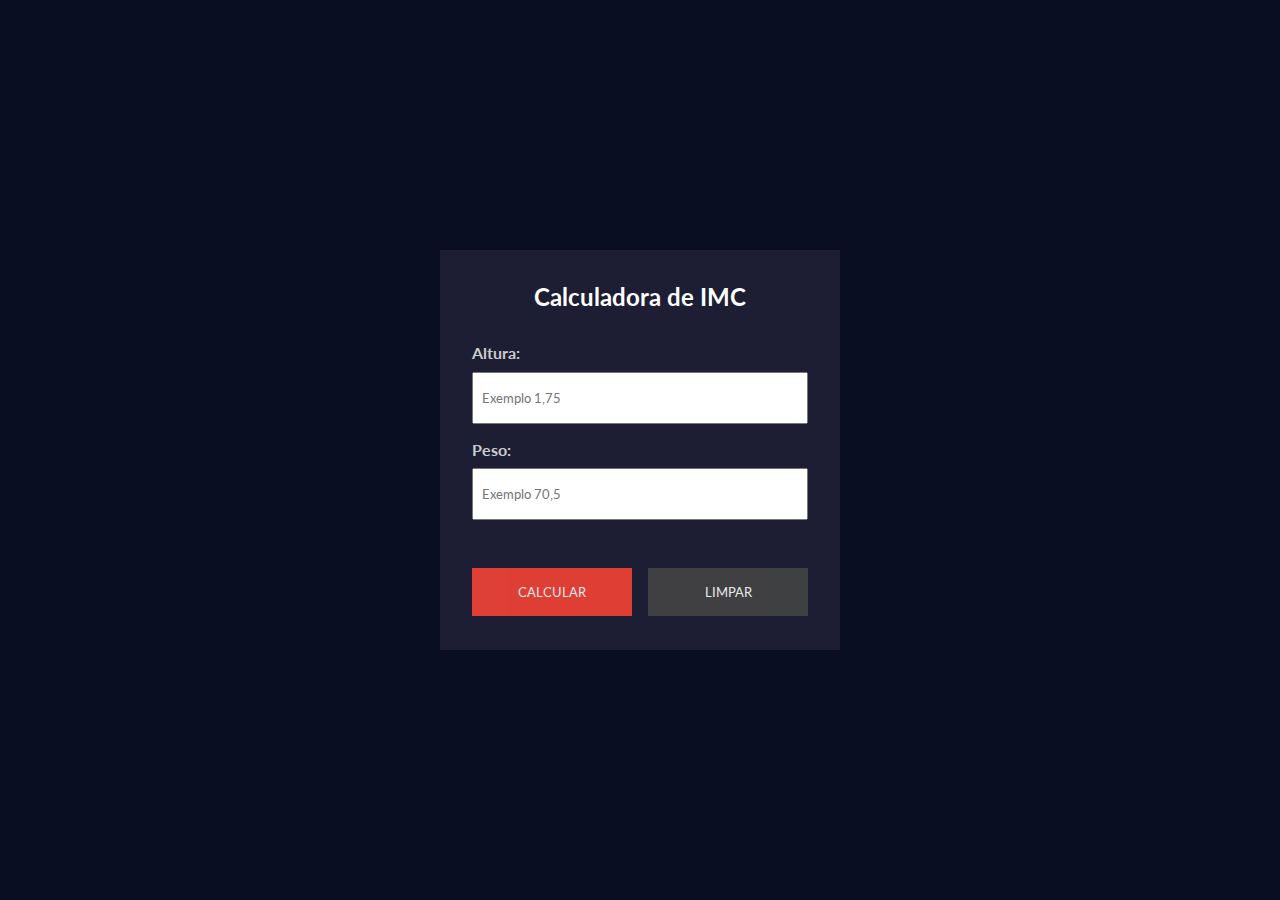
<file: projeto_2/index.html>
<!DOCTYPE html>
<html lang="pt-br">
  <head>
    <meta charset="UTF-8" />
    <meta http-equiv="X-UA-Compatible" content="IE=edge" />
    <meta name="viewport" content="width=device-width, initial-scale=1.0" />
    <title>Calculadora IMC</title>
    <link rel="shortcut icon" href="./img/favicon.png" type="image/x-icon" />
    <link rel="stylesheet" href="./style/style.css" />
  </head>
  <body>
    <div class="container">
      <div id="calc-container">
        <h2>Calculadora de IMC</h2>
        <form id="imc-form">
          <div class="form-inputs">
            <div class="form-control">
              <label for="height">Altura:</label>
              <input
                type="text"
                name="height"
                id="height"
                placeholder="Exemplo 1,75"
                required
              />
            </div>
            <div class="form-control">
              <label for="weight">Peso:</label>
              <input
                type="text"
                name="weight"
                id="weight"
                placeholder="Exemplo 70,5"
              />
            </div>
          </div>
          <div class="action-control">
            <button id="calc-btn">Calcular</button>
            <button id="clear-btn">Limpar</button>
          </div>
        </form>
      </div>
      <div id="result-container" class="hide">
        <p id="imc-number">Seu IMC: <span></span></p>
        <p id="imc-info">Situação atual: <span></span></p>
        <h3>Confira as classificações</h3>
        <div id="imc-table">
          <div class="table-header">
            <h4>IMC</h4>
            <h4>Classificação</h4>
            <h4>Obesidade</h4>
          </div>
        </div>
        <button id="back-btn">Voltar</button>
      </div>
    </div>

    <script src="./js/script.js"></script>
  </body>
</html>
</file>
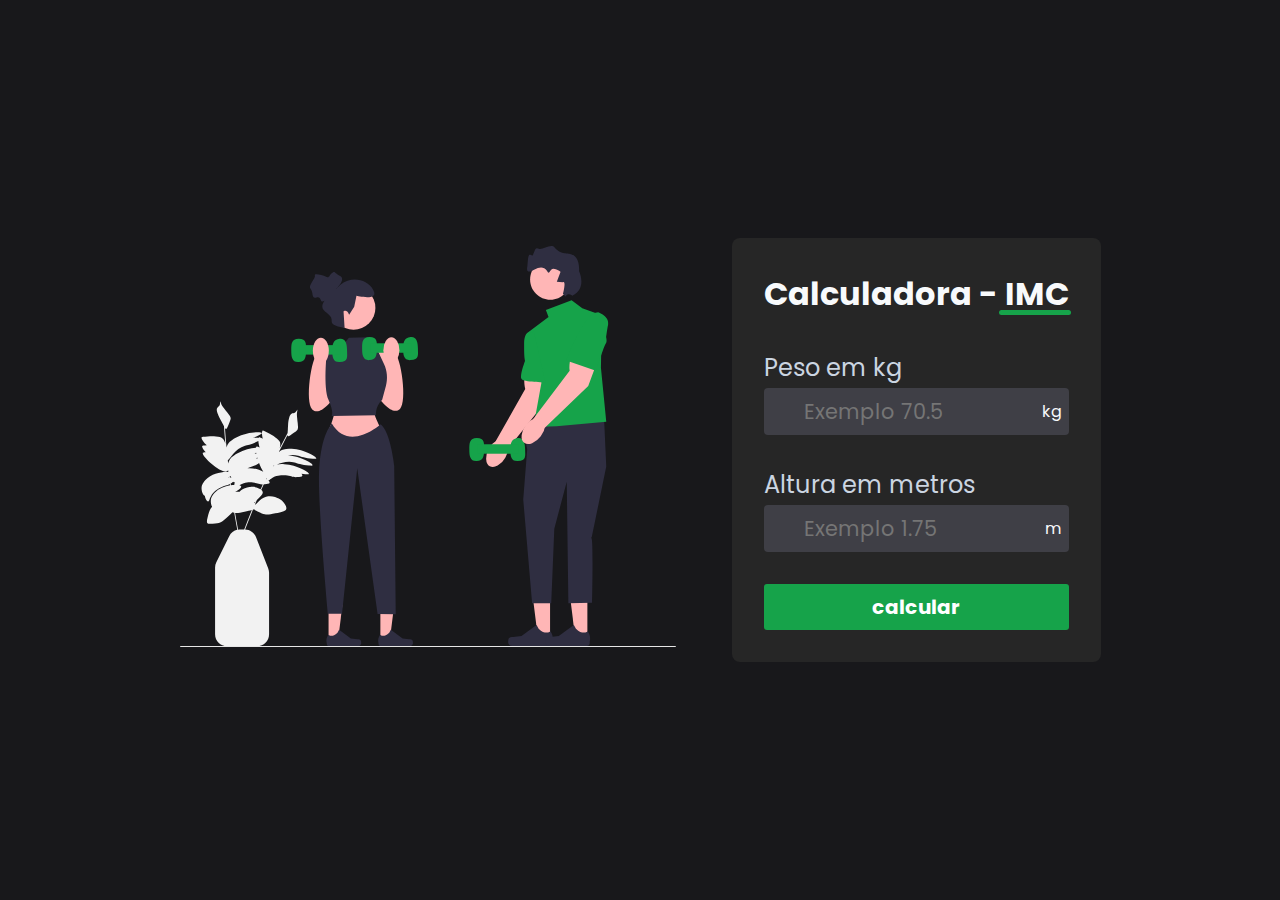
<file: projeto_3/index.html>
<!DOCTYPE html>
<html lang="pt-br">
  <head>
    <meta charset="UTF-8" />
    <meta http-equiv="X-UA-Compatible" content="IE=edge" />
    <meta name="viewport" content="width=device-width, initial-scale=1.0" />
    <title>Calculadora IMC</title>
    <link rel="shortcut icon" href="./img/favicon.png" type="image/x-icon" />
    <link rel="stylesheet" href="./css/style.css" />
    <link
      rel="stylesheet"
      href="https://cdnjs.cloudflare.com/ajax/libs/font-awesome/6.4.0/css/all.min.css"
      integrity="sha512-iecdLmaskl7CVkqkXNQ/ZH/XLlvWZOJyj7Yy7tcenmpD1ypASozpmT/E0iPtmFIB46ZmdtAc9eNBvH0H/ZpiBw=="
      crossorigin="anonymous"
      referrerpolicy="no-referrer"
    />
  </head>
  <body>
    <main id="container">
      <section id="img">
        <img src="img/undraw_personal_trainer_re_cnua.svg" />
      </section>
      <section id="calculator">
        <form id="form">
          <h1 id="title">Calculadora - IMC</h1>
          <div class="input-box">
            <label for="wight"> Peso em kg </label>
            <div class="input-field">
              <i class="fa-solid fa-weight-hanging"></i>
              <input
                type="number"
                name=""
                id="weight"
                required
                autocomplete="off"
                placeholder="Exemplo 70.5"
                step="0.01"
                min="0"
                max="1000"
              />
              <samp> kg </samp>
            </div>
          </div>

          <div class="input-box">
            <label for="height"> Altura em metros </label>
            <div class="input-field">
              <i class="fa-solid fa-ruler"></i>
              <input
                type="number"
                name=""
                id="height"
                required
                autocomplete="off"
                placeholder="Exemplo 1.75"
                step="0.01"
                min="0"
                max="3.50"
              />

              <samp> m </samp>
            </div>
          </div>
          <button id="calculate">calcular</button>
        </form>
        <div id="infos" class="hidden">
          <div id="result">
            <div id="bmi">
              <span id="value"></span>
              <span id="seuimc">Seu IMC</span>
            </div>
            <div id="description">
              <span>55</span>
            </div>
          </div>
          <div id="more_info">
            <a href="https://brasilescola.uol.com.br/saude " target="_blank"
              >Informações sobre o IMC
              <i class="fa-solid fa-up-right-from-square"></i>
            </a>
          </div>
        </div>
      </section>
    </main>
    <script src="./js/script.js"></script>
  </body>
</html>
</file>
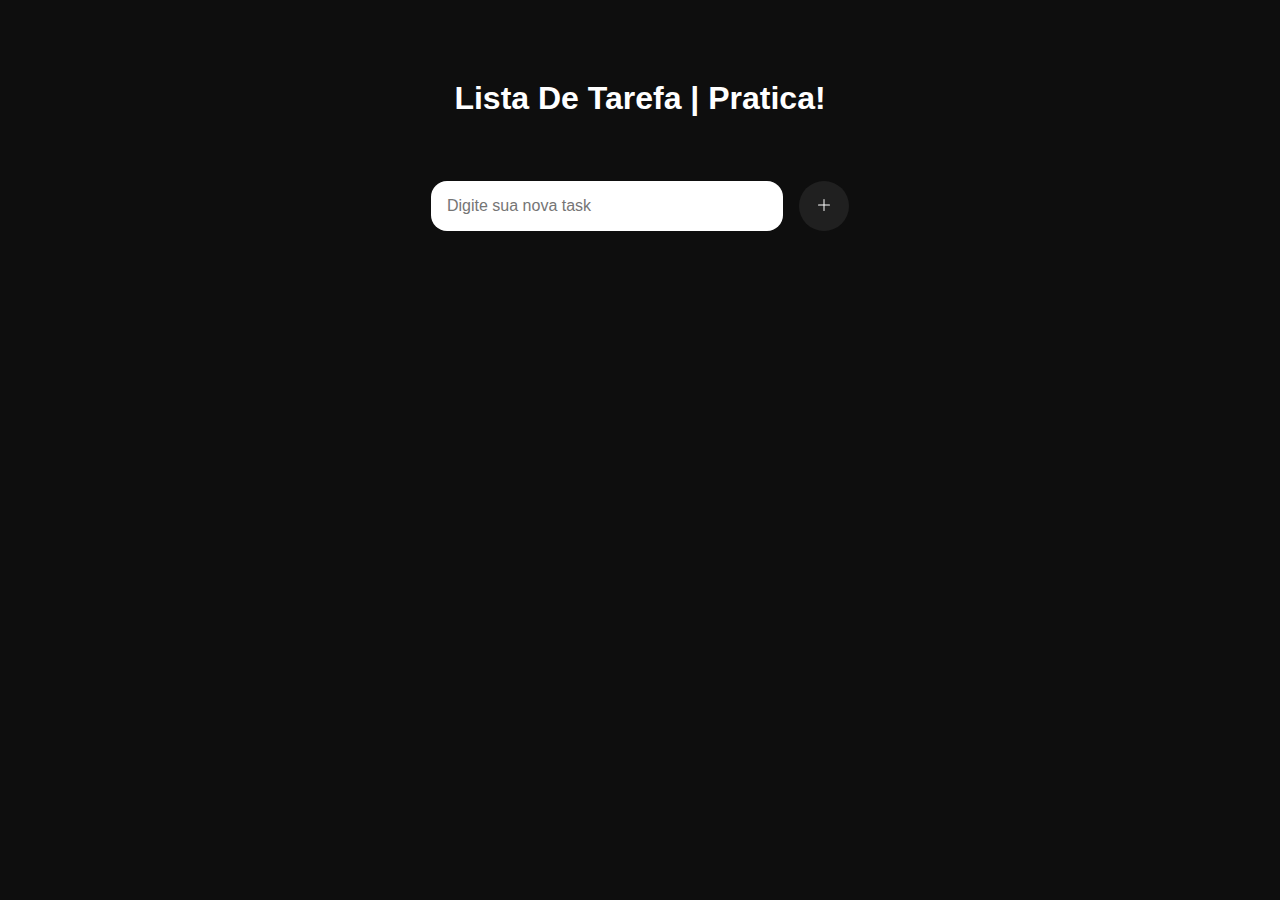
<file: projeto_5/index.html>
<!DOCTYPE html>
<html lang="pt-br">
<head>
    <meta charset="UTF-8">
    <meta http-equiv="X-UA-Compatible" content="IE=edge">
    <meta name="viewport" content="width=device-width, initial-scale=1.0">
    <title>Document</title>
    <link rel="stylesheet" href="css/style.css">
</head>
<body>
    <h1>Lista De Tarefa | Pratica!</h1>
    <div class="content">
        <div class="content--add-item">
            <input type="text" id="input-new-task" placeholder="Digite sua nova task">
            <button onclick="newTask()" id="btn-new-task" title="Clique aqui para adicionar uma nova task">
                <svg xmlns="http://www.w3.org/2000/svg" width="16" height="16" fill="currentColor" class="bi bi-plus-lg" viewBox="0 0 16 16">
                    <path fill-rule="evenodd" d="M8 2a.5.5 0 0 1 .5.5v5h5a.5.5 0 0 1 0 1h-5v5a.5.5 0 0 1-1 0v-5h-5a.5.5 0 0 1 0-1h5v-5A.5.5 0 0 1 8 2Z"/>
                </svg>
            </button>
        </div>
        <div class="content--body">
            <ol id="to-do-list">
            </ol>
        </div>
    </div>
    <script src="js/script.js"></script>
</body>
</html>
</file>
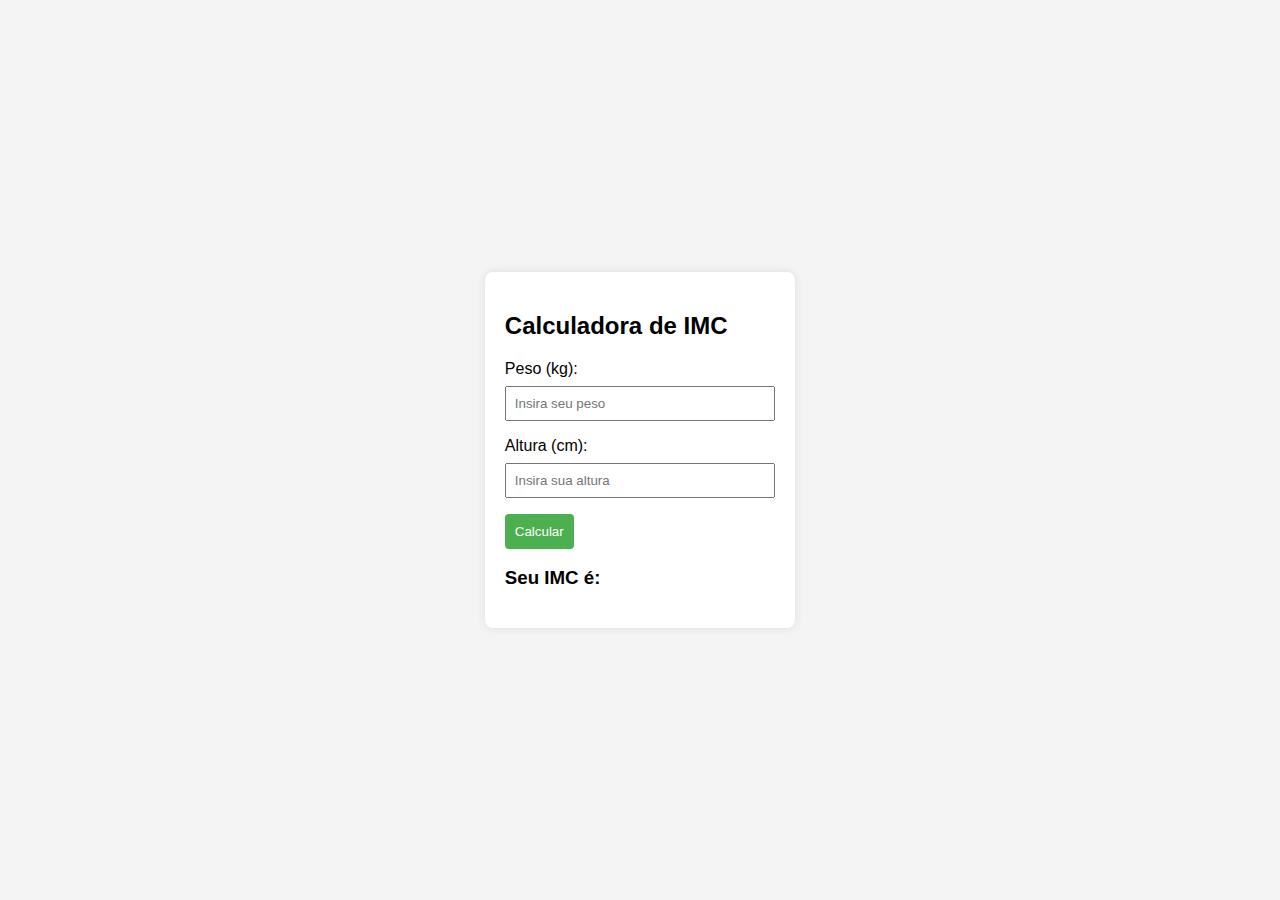
<file: projeto_6/index.html>
<!DOCTYPE html>
<html lang="en">
<head>
    <meta charset="UTF-8">
    <meta name="viewport" content="width=device-width, initial-scale=1.0">
    <title>Document</title>
    <link rel="stylesheet" href="style.css">
</head>
<body>
    <div id="calculator">
        <h2>Calculadora de IMC</h2>
        <label for="weight">Peso (kg):</label>
        <input type="number" id="weight" placeholder="Insira seu peso">

        <label for="height">Altura (cm):</label>
        <input type="number" id="height" placeholder="Insira sua altura">

        <button onclick="calcularIMC()">Calcular</button>

        <h3>Seu IMC é: <span id="result"></span></h3>
    </div>
    
</body>
<script src="script.js"></script>
</html>
</file>
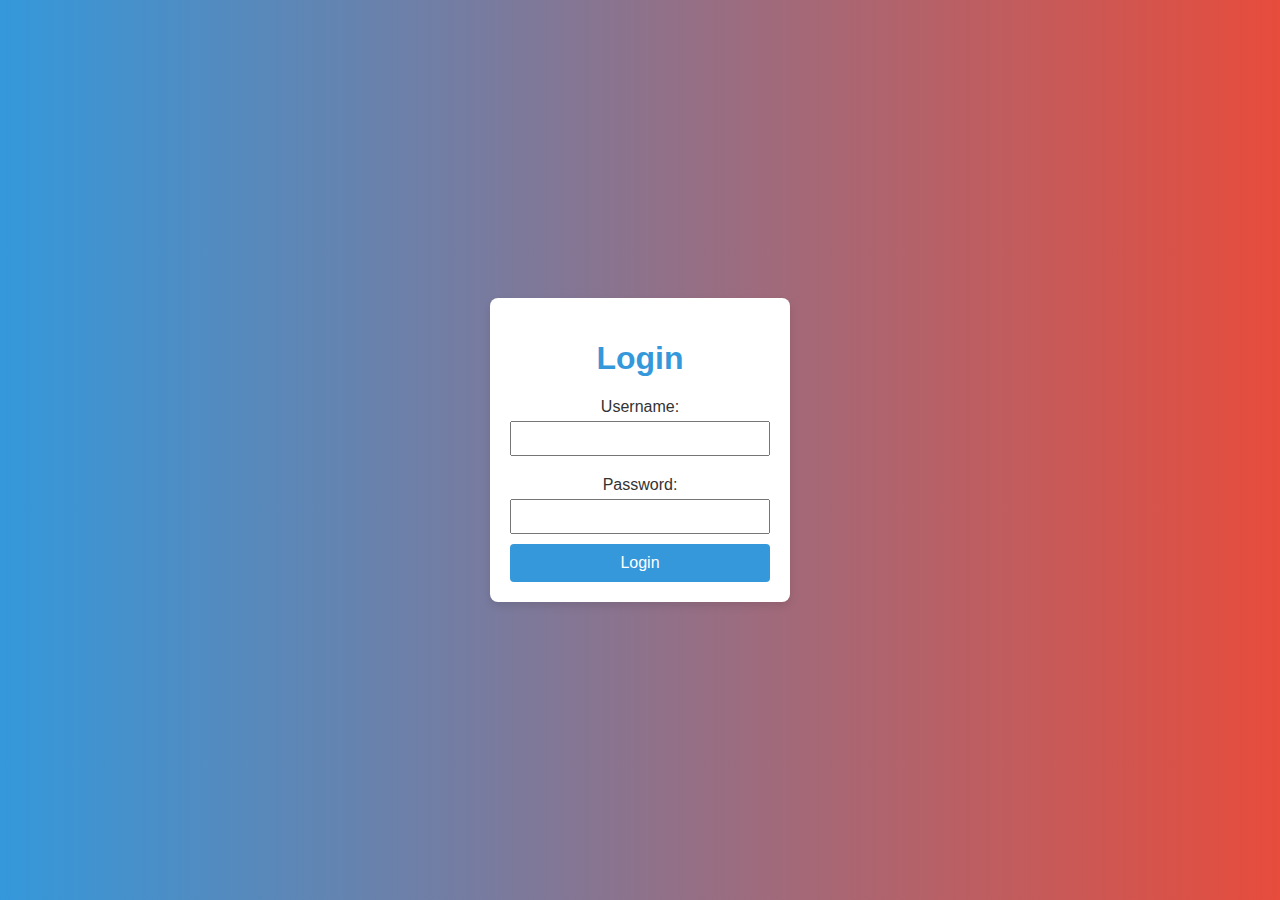
<file: projeto_7/index.html>
<!DOCTYPE html>
<html lang="pt-br">
<head>
    <meta charset="UTF-8">
    <meta name="viewport" content="width=device-width, initial-scale=1.0">
    <link rel="stylesheet" href="styles.css">
    <title>Login</title>
</head>
<body>
    <div class="container">
        <form class="login-form">
            <h1>Login</h1>
            <label for="username">Username:</label>
            <input type="text" id="username" name="username" required>

            <label for="password">Password:</label>
            <input type="password" id="password" name="password" required>

            <button type="submit">Login</button>
        </form>
    </div>
</body>
<script src="script.js"></script>
</html>
</file>
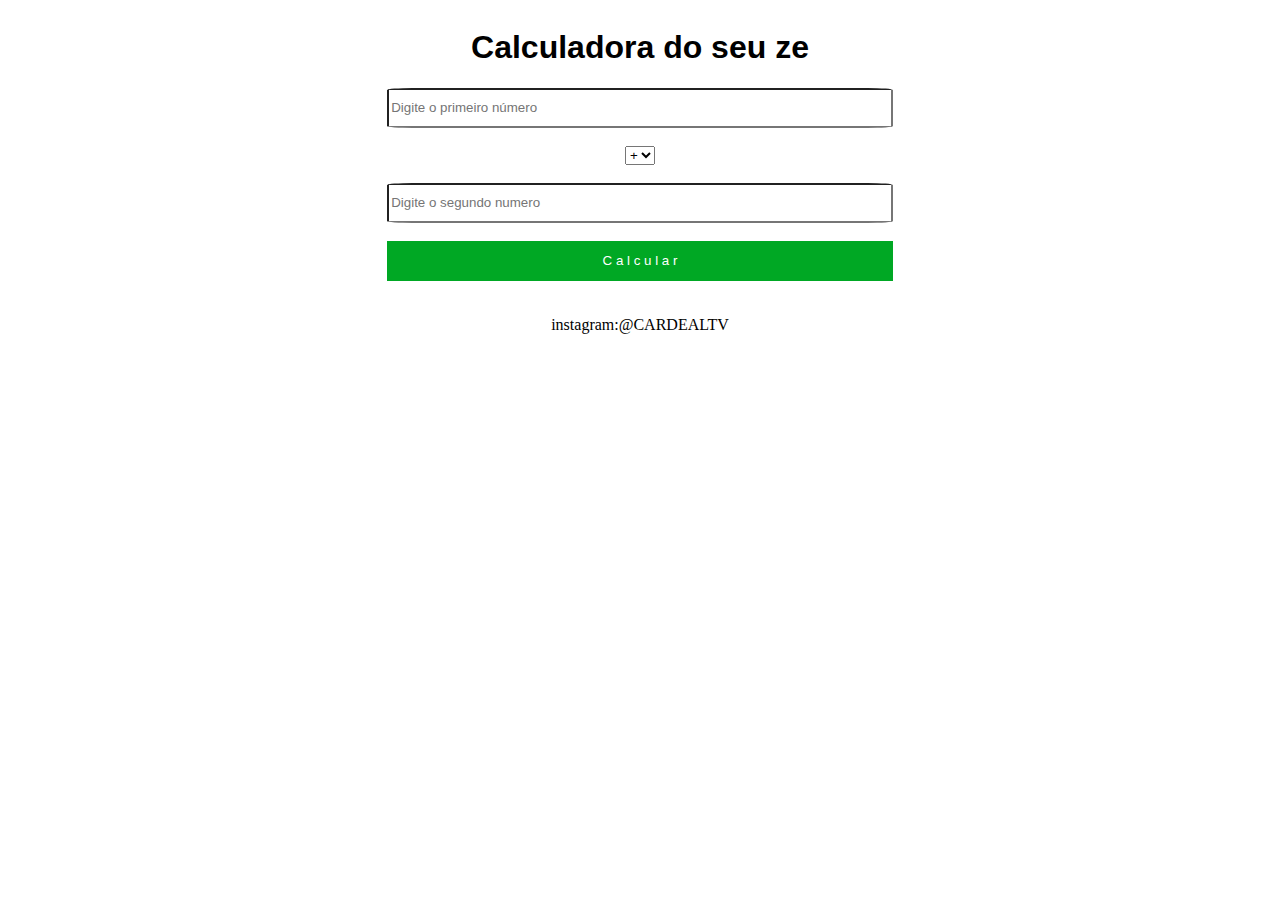
<file: projeto_8/index.html>
<!DOCTYPE html>
<html lang="pt/br">
<head>
    <meta charset="UTF-8">
    <meta http-equiv="X-UA-Compatible" content="IE=edge">
    <meta name="viewport" content="width=device-width, initial-scale=1.0">
    <link href="styles/style.css" rel="stylesheet">
<title>calculadora</title>

</head>
<body>
    <header>   
        <h1>Calculadora do seu ze</h1>    
    </header> 
    
    <div id="form">
        <input type="Number" id="n1" placeholder="Digite o primeiro número"><br><br>   
        <select id="selector">      
<option volue="+">+</option>
<option volue="-">-</option>
<option volue="*">*</option>
<option volue="/">/</option>
 </select><br><br>
 <input type="Number" id="n2" placeholder="Digite o segundo numero"><br><br>
        <button onclick="calcular()"> C a l c u l a r</button>

    </div>
                  <div>
                    <h3 id="resultado"></h3>
                  </div>
              <p id="me">instagram:@CARDEALTV</p>       
<script src="./script/script.js"></script>






</body>
</html>
</file>
<file: projeto_2/style/style.css>
@charset "UTF-8";

@import url("https://fonts.googleapis.com/css2?family=Kaushan+Script&family=Lato:ital,wght@0,100;0,300;0,400;0,700;0,900;1,100;1,300;1,400;1,700;1,900&display=swap");

/*

font-family: 'Lato', sans-serif;

*/

* {
  margin: 0;
  padding: 0;
  box-sizing: border-box;
  font-family: "Lato", sans-serif;
}

body {
  background-color: #090e22;
  display: flex;
  justify-content: center;
  align-items: center;
  min-height: 100vh;
  color: #fff;
}

.hide {
  display: none !important;
}

.container {
  min-width: 400px;
  min-height: 400px;
  background-color: #1d1e33;
  padding: 2rem;
}

/* IMC Form */
#calc-container h2 {
  text-align: center;
  margin-bottom: 2rem;
}

.form-inputs {
  display: flex;
  flex-direction: column;
  justify-content: space-between;
}

.form-control {
  display: flex;
  flex: 1;
  flex-direction: column;
  margin-bottom: 1rem;
}

.form-control label {
  font-weight: bold;
  margin-bottom: 0.6rem;
  color: #ccc;
}

.form-control input {
  padding: 1rem 0.5rem;
}

.action-control {
  display: flex;
  justify-content: space-between;
  margin-top: 2rem;
  gap: 1rem;
}

button {
  text-transform: uppercase;
  padding: 1rem 1.5rem;
  background-color: #f44236;
  border: none;
  color: #fff;
  cursor: pointer;
  opacity: 0.9;
  flex: 1;
}

button:hover {
  opacity: 1;
}

#clear-btn {
  background-color: #444;
}

/* Table */
#result-container {
  text-align: center;
}

#imc-number {
  font-size: 2.4rem;
  margin-bottom: 0.6rem;
}

#imc-info {
  font-size: 1.4rem;
  color: #ccc;
}

#result-container h3 {
  margin-top: 1rem;
  color: #dfdfdf;
}

#result-container {
  display: flex;
  flex-direction: column;
}

#imc-table {
  margin: 1.5rem 0;
  font-size: 0.8rem;
}

.table-header {
  font-weight: bold;
  color: #ccc;
}

.table-header,
.table-data {
  display: flex;
  justify-content: space-between;
  margin-bottom: 0.5rem;
  padding-bottom: 0.5rem;
  border-bottom: 1px solid #444;
  text-align: center;
}

.table-header h4,
.table-data p {
  flex: 1;
}

.table-header h4:nth-child(3),
.table-data p:nth-child(3) {
  max-width: 80px;
}

#back-btn {
  align-self: center;
}

.good {
  color: #12db34;
}

.low {
  color: #dbce12;
}

.medium {
  color: #db6212;
}

.high {
  color: #db1912;
}
</file>
<file: projeto_3/css/style.css>
@charset "UTF-8";
@import url("https://fonts.googleapis.com/css2?family=Poppins:ital,wght@0,100;0,200;0,300;0,400;0,500;0,600;0,700;0,800;0,900;1,100;1,200;1,300;1,400;1,500;1,600;1,700;1,800;1,900&display=swap");

* {
  margin: 0;
  padding: 0;
  box-sizing: border-box;
  font-family: "Poppins", sans-serif;
}

body {
  display: flex;
  align-items: center;
  justify-content: center;
  width: 100vw;
  height: 100vh;
  background-color: #18181b;
}

#container {
  display: flex;
  align-items: center;
  gap: 3.5rem;
}
#img img {
  width: 31rem;
}

#calculator {
  display: flex;
  flex-direction: column;
  gap: 2rem;
  padding: 2rem;
  color: #f8fafc;
  background-color: #262626;
  border-radius: 8px;
}

#form {
  display: flex;
  flex-direction: column;
  gap: 2rem;
}
#title {
  font-size: 2em;
  position: relative;
}
#title::after {
  position: absolute;
  content: " ";
  background-color: #16a34a;
  width: 4.5rem;
  height: 5px;
  bottom: 3px;
  left: 14.7rem;
  border-radius: 10px;
}
.input-box label {
  font-size: 1.5rem;
  color: #cbd5e1;
  font-weight: 500px;
}

.input-field {
  display: flex;
  align-items: center;
  justify-content: space-between;
  background-color: #3f3f46;
  padding: 0.5rem;
  margin-top: 3px;
  border-radius: 4px;
}

.input-field i {
  color: #cbd5e1;
  font-size: 1.3rem;
  padding: 0.6rem 1rem;
}
.input-field input {
  background-color: transparent;
  width: 100%;
  font-size: 1.3rem;
  color: #fff;
  padding: 0 0.5px;
  border: none;
}
.input-field input::-webkit-inner-spin-button {
  appearance: none;
}
.input-field input:focus {
  outline: none;
}
#calculate {
  border: none;
  font-size: 1.25rem;
  font-weight: bold;
  background-color: #16a34a;
  color: #fff;
  padding: 0.5rem 0rem;
  border-radius: 3px;
  cursor: pointer;
}

#result {
  display: flex;
  gap: 2rem;
  align-items: center;
  border-top: 1px solid #ffffff34;
  padding: 0.75rem;
}
#bmi {
  display: flex;
  align-items: center;
  flex-direction: column;
  font-size: 2.25rem;
}
#bmi span:last-child {
  font-size: 1rem;
  color: #cbd5e1;
}
#description {
  width: 15rem;
}
#seuimc::after {
  position: absolute;
  content: " ";
  background-color: #16a34a;
  width: 4.5rem;
  height: 4px;
  bottom: 8.8rem;
  left: 54rem;

  border-radius: 10px;
}
#more_info {
  border-top: 1px solid #ffffff34;
  padding-top: 1.5rem;
}
#more_info a {
  display: flex;
  color: #16a34a;
  justify-content: center;
  align-items: center;
  gap: 0.6rem;
  text-decoration: none;
  opacity: 0.8;
}
#more_info a:hover {
  opacity: 1;
}

.hidden {
  display: none;
}

.verde {
  color: #16a34a;
}

.amarelo {
  color: yellow;
}

.vermelho {
  color: #dc2626;
}
</file>
<file: projeto_5/css/style.css>
@charset "utf-8";


*{
    margin: 0px;
    padding: 0px;
}

:root{
    --color-dark: rgb(14, 14, 14);
    --color-dark2: rgb(32, 32, 32);
    --color-dark3: rgb(22, 22, 22);
    --color-white: #fff;
    --color-green: rgb(103, 195, 80);
    --color-green2: rgb(51, 149, 26);
    --color-red: rgb(184, 40, 35);
    --color-red2: rgb(146, 22, 17);
}


body{
    font-family: Arial, Helvetica, sans-serif;
    background-color: var(--color-dark);
    color: var(--color-white);
    display: flex;
    flex-direction: column;
    align-items: center;
    gap: 4rem;
}
h1{
    padding-top: 5rem;
}
.content{
    display: flex;
    flex-direction: column;
    gap: 4rem;
}
.content--add-item{
    display: flex;
    align-items: center;
    gap: 1rem;
    flex-wrap: wrap;
}

#input-new-task,
#btn-new-task{
    border: none;
    font-size: 1rem;
    outline: none;
    padding: 1rem;
}

#input-new-task{
    width: 20rem;
    border-radius: 1rem;
}

#btn-new-task{
    background-color: var(--color-dark2);
    color: var(--color-white);
    border-radius: 50%;
    width: 50px;
    height: 50px;
    cursor: pointer;
    transition: .4s;
}

#btn-new-task:hover{
    background-color: var(--color-dark3);
}

#to-do-list{
    display: flex;
    flex-direction: column;
    gap: 1rem;
    padding: 0;
}

#to-do-list li{
    list-style-type: none;
    font-size: 1.4rem;
    text-transform: capitalize;
    display: flex;
    align-items: center;
    justify-content: space-between;
}

#to-do-list li:hover{
    background-color: var(--color-dark3);
    transition: .4s;
    border-radius: 1rem;
    padding-left: 1rem;
}

#btn-ok{
    border: none;
    background-color: var(--color-green);
    color: var(--color-white);
    padding: .4rem .8rem;
    border-radius: 50%;
    width: 50px;
    height: 50px;
    display: flex;
    justify-content: center;
    align-items: center;
    cursor: pointer;
    transition: .4s;
}

#btn-ok:hover{
    background-color: var(--color-green2);
}
</file>
<file: projeto_6/style.css>
body {
    font-family: Arial, sans-serif;
background-color: #f4f4f4;
margin: 0;
display: flex;
align-items: center;
justify-content: center;
height: 100vh;
}

#calculator {
background-color: #fff;
padding: 20px;
border-radius: 8px;
box-shadow: 0 0 10px rgba(0, 0, 0, 0.1);
}

label {
display: block;
margin-bottom: 8px;
}

input {
width: 100%;
padding: 8px;
margin-bottom: 16px;
box-sizing: border-box;
}

button {
background-color: #4caf50;
color: #fff;
padding: 10px;
border: none;
border-radius: 4px;
cursor: pointer;
}

button:hover {
background-color: #45a049;
}
</file>
<file: projeto_7/styles.css>
body {
    margin: 0;
    padding: 0;
    font-family: Arial, sans-serif;
    background: linear-gradient(to right, #3498db, #e74c3c);
    display: flex;
    align-items: center;
    justify-content: center;
    height: 100vh;
}

.container {
    background: #fff;
    padding: 20px;
    border-radius: 8px;
    box-shadow: 0 4px 8px rgba(0, 0, 0, 0.1);
}

.login-form {
    max-width: 300px;
    margin: 0 auto;
    text-align: center;
}

h1 {
    color: #3498db;
}

label {
    display: block;
    margin: 10px 0 5px;
    color: #333;
}

input {
    width: 100%;
    padding: 8px;
    margin-bottom: 10px;
    box-sizing: border-box;
}

button {
    background-color: #3498db;
    color: #fff;
    padding: 10px;
    border: none;
    border-radius: 4px;
    cursor: pointer;
    font-size: 16px;
    width: 100%;
}

button:hover {
    background-color: #2980b9;
}
</file>
<file: projeto_8/styles/style.css>
body{
          display: flex;
          text-align: center;
          align-items: center;  
          flex-direction: column;     
}   

h1{
    font-family: sans-serif;
    font-weight: bolder;
    user-select: none;
}

input{ 
          width:100%;
          height: 40px;
          box-sizing: border-box;
          border-radius: 05%;
}
#form{ 
    width: 40%;
}
 
button{
    background-color: rgb(0, 168, 36);
    color:white;
    border: none;
    width: 100%;
    height: 40px;
    box-sizing: border-box;
}
button:hover{
    background-color: rgb(0, 0, 0);
    cursor: pointer;

}
h3{
    font-family: sans-serif;
}
</file>
